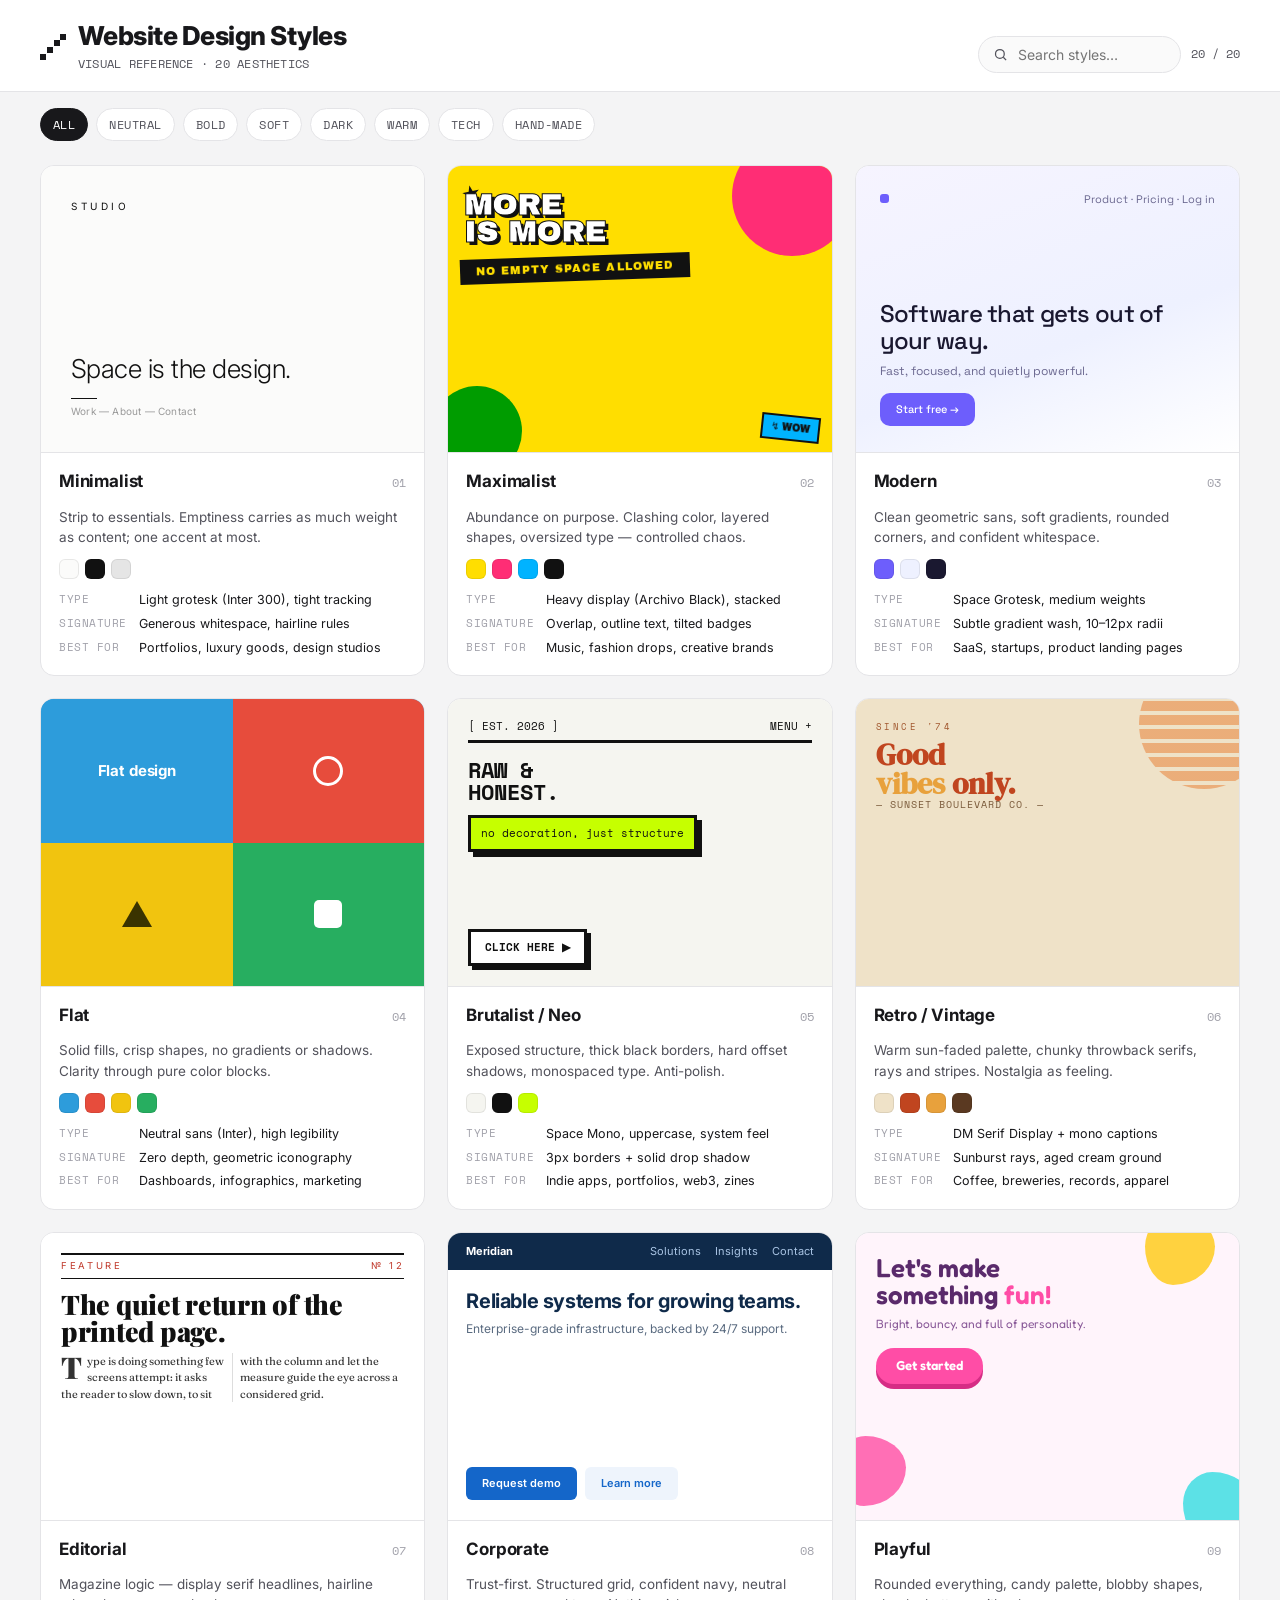
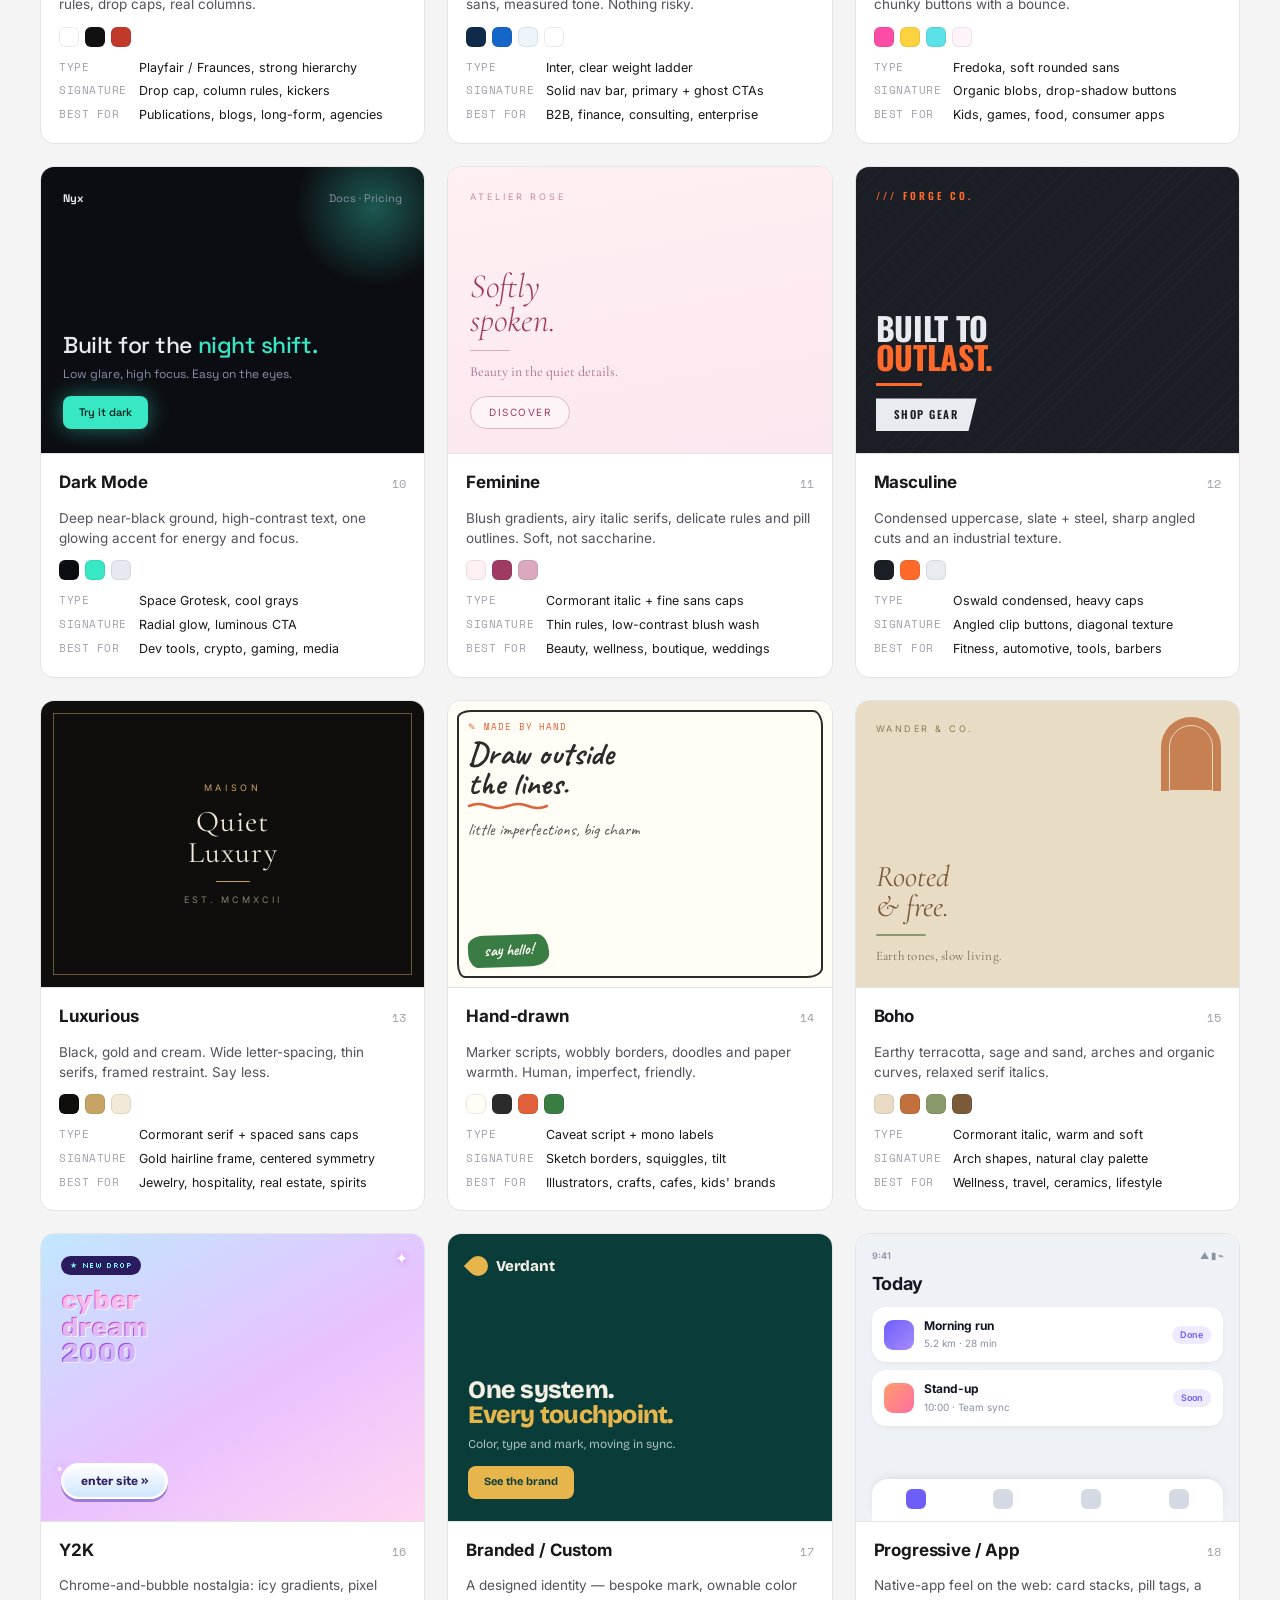
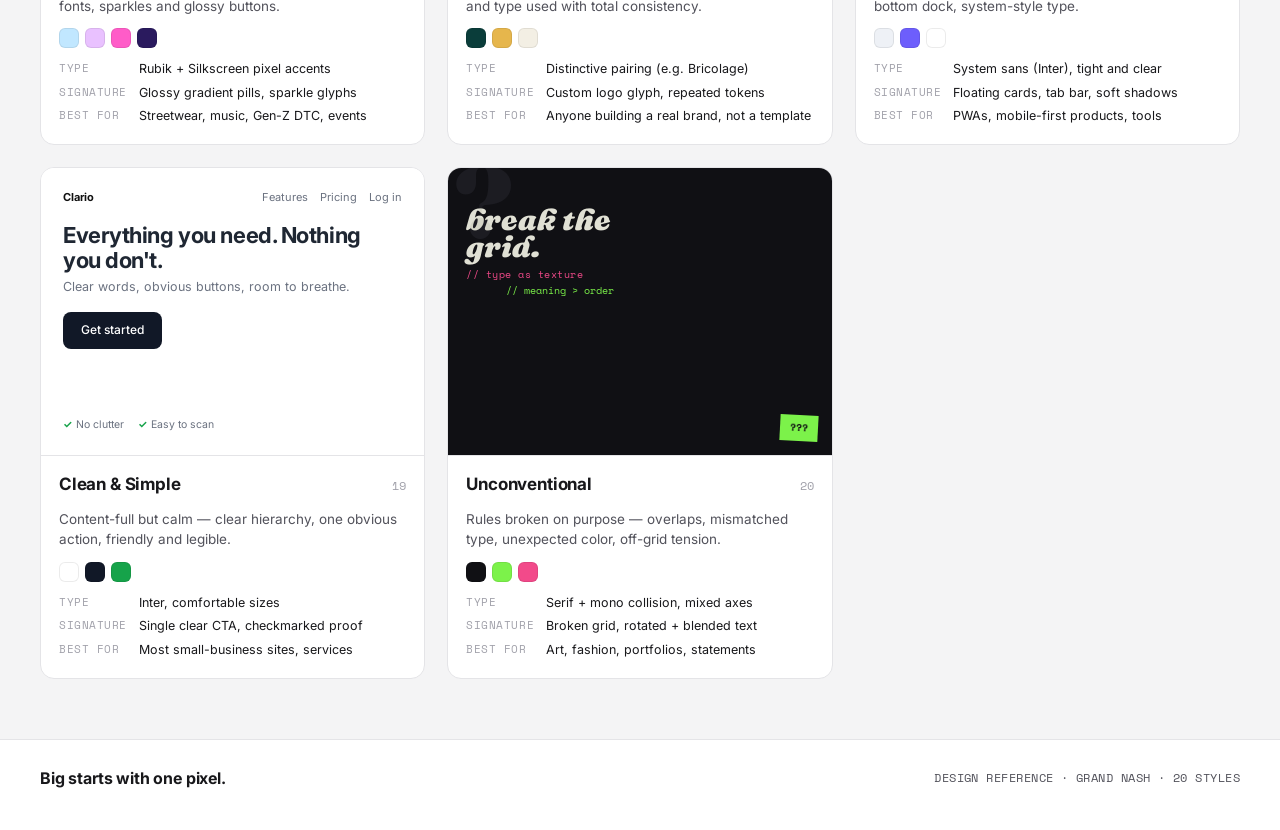
<file: design-styles-gallery.html>
<!DOCTYPE html>
<html lang="en">
<head>
<meta charset="UTF-8">
<meta name="viewport" content="width=device-width, initial-scale=1.0">
<title>Website Design Styles — Reference Gallery</title>
<link rel="preconnect" href="https://fonts.googleapis.com">
<link rel="preconnect" href="https://fonts.gstatic.com" crossorigin>
<link href="https://fonts.googleapis.com/css2?family=Archivo+Black&family=Bricolage+Grotesque:opsz,wght@12..96,400;12..96,700;12..96,800&family=Caveat:wght@400;700&family=Cormorant+Garamond:ital,wght@0,300;0,400;0,600;1,400&family=DM+Serif+Display&family=Fraunces:ital,opsz,wght@0,9..144,400;0,9..144,600;0,9..144,900;1,9..144,400&family=Fredoka:wght@400;500;600;700&family=Inter:wght@300;400;500;600;700;800&family=Marcellus&family=Oswald:wght@300;400;600;700&family=Playfair+Display:ital,wght@0,400;0,700;0,900;1,400&family=Rubik:wght@400;500;600;800&family=Silkscreen:wght@400;700&family=Space+Grotesk:wght@400;500;700&family=Space+Mono:ital,wght@0,400;0,700;1,400&display=swap" rel="stylesheet">
<style>
  /* ============ GALLERY CHROME (kept quiet so the cards can speak) ============ */
  :root{
    --chrome-bg:#f4f4f5;
    --chrome-panel:#ffffff;
    --chrome-ink:#18181b;
    --chrome-ink-soft:#52525b;
    --chrome-line:#e4e4e7;
    --chrome-accent:#18181b;
    --mono:"Space Mono",ui-monospace,monospace;
    --ui:"Inter",system-ui,-apple-system,sans-serif;
  }
  *{box-sizing:border-box;}
  html{-webkit-text-size-adjust:100%;}
  body{
    margin:0;
    background:var(--chrome-bg);
    color:var(--chrome-ink);
    font-family:var(--ui);
    line-height:1.5;
    -webkit-font-smoothing:antialiased;
  }
  a{color:inherit;}

  .wrap{max-width:1240px;margin:0 auto;padding:0 20px;}

  /* ---- Header ---- */
  header.site{
    border-bottom:1px solid var(--chrome-line);
    background:var(--chrome-panel);
    position:sticky;top:0;z-index:50;
  }
  .head-inner{
    display:flex;flex-wrap:wrap;gap:16px 24px;
    align-items:flex-end;justify-content:space-between;
    padding:22px 20px 18px;max-width:1240px;margin:0 auto;
  }
  .brandline{display:flex;align-items:center;gap:12px;}
  /* Pixel Ascent mark */
  .mark{width:26px;height:26px;flex:none;}
  .mark rect{fill:var(--chrome-ink);}
  h1.title{
    font-size:clamp(20px,3.4vw,26px);
    letter-spacing:-.02em;margin:0;font-weight:800;line-height:1.05;
  }
  .subtitle{
    font-family:var(--mono);font-size:11.5px;letter-spacing:.02em;
    color:var(--chrome-ink-soft);margin:6px 0 0;text-transform:uppercase;
  }
  .tools{display:flex;align-items:center;gap:10px;flex-wrap:wrap;}
  .search{
    display:flex;align-items:center;gap:8px;
    border:1px solid var(--chrome-line);border-radius:999px;
    padding:8px 14px;background:#fafafa;
  }
  .search svg{width:15px;height:15px;color:var(--chrome-ink-soft);flex:none;}
  .search input{
    border:0;background:transparent;outline:none;font-family:var(--ui);
    font-size:14px;width:150px;color:var(--chrome-ink);
  }
  .count{
    font-family:var(--mono);font-size:12px;color:var(--chrome-ink-soft);
    white-space:nowrap;
  }

  /* ---- Filter chips ---- */
  .filters{
    display:flex;gap:8px;flex-wrap:wrap;padding:16px 0 4px;
  }
  .chip{
    font-family:var(--mono);font-size:11.5px;text-transform:uppercase;
    letter-spacing:.04em;border:1px solid var(--chrome-line);
    background:var(--chrome-panel);color:var(--chrome-ink-soft);
    padding:7px 12px;border-radius:999px;cursor:pointer;
    transition:all .15s ease;
  }
  .chip:hover{border-color:#a1a1aa;color:var(--chrome-ink);}
  .chip[aria-pressed="true"]{
    background:var(--chrome-ink);color:#fff;border-color:var(--chrome-ink);
  }

  /* ---- Grid ---- */
  .grid{
    display:grid;gap:22px;padding:20px 0 60px;
    grid-template-columns:repeat(auto-fill,minmax(320px,1fr));
  }
  .empty{
    display:none;padding:60px 0;text-align:center;
    font-family:var(--mono);color:var(--chrome-ink-soft);font-size:13px;
  }

  /* ---- Card shell ---- */
  .card{
    background:var(--chrome-panel);
    border:1px solid var(--chrome-line);
    border-radius:14px;overflow:hidden;
    display:flex;flex-direction:column;
    transition:transform .18s ease, box-shadow .18s ease;
  }
  .card:hover{transform:translateY(-3px);box-shadow:0 14px 34px -18px rgba(0,0,0,.35);}

  /* The live preview area — each style overrides everything inside .pv */
  .pv{
    aspect-ratio:4/3;overflow:hidden;position:relative;
    border-bottom:1px solid var(--chrome-line);
    font-size:13px;line-height:1.35;
  }
  .pv *{box-sizing:border-box;}

  /* ---- Spec strip ---- */
  .spec{padding:16px 18px 18px;display:flex;flex-direction:column;gap:12px;}
  .spec-top{display:flex;align-items:baseline;justify-content:space-between;gap:10px;}
  .spec-name{font-size:17px;font-weight:700;letter-spacing:-.01em;margin:0;}
  .spec-idx{font-family:var(--mono);font-size:12px;color:#a1a1aa;}
  .spec-desc{font-size:13.5px;color:var(--chrome-ink-soft);margin:0;}
  .swatches{display:flex;gap:6px;}
  .swatches i{
    width:20px;height:20px;border-radius:6px;display:block;
    box-shadow:inset 0 0 0 1px rgba(0,0,0,.08);
  }
  dl.meta{margin:0;display:grid;grid-template-columns:auto 1fr;gap:5px 12px;}
  dl.meta dt{
    font-family:var(--mono);font-size:10.5px;text-transform:uppercase;
    letter-spacing:.05em;color:#a1a1aa;padding-top:1px;
  }
  dl.meta dd{margin:0;font-size:12.5px;color:var(--chrome-ink);}

  /* ---- Footer ---- */
  footer.site{
    border-top:1px solid var(--chrome-line);background:var(--chrome-panel);
    padding:26px 0 40px;
  }
  .foot-inner{
    display:flex;flex-wrap:wrap;gap:8px 16px;align-items:center;justify-content:space-between;
  }
  .foot-slogan{font-weight:700;letter-spacing:-.01em;}
  .foot-meta{font-family:var(--mono);font-size:11.5px;color:var(--chrome-ink-soft);text-transform:uppercase;letter-spacing:.04em;}

  @media (max-width:520px){
    .grid{grid-template-columns:1fr;}
    .head-inner{align-items:flex-start;}
  }
  @media print{
    header.site{position:static;}
    .tools,.filters{display:none;}
    .card{break-inside:avoid;box-shadow:none;}
    body{background:#fff;}
  }
  @media (prefers-reduced-motion:reduce){
    *{animation:none!important;transition:none!important;}
  }

  /* ==================================================================== */
  /* ===================  PER-STYLE PREVIEW TREATMENTS  ================== */
  /* ==================================================================== */

  /* 1 · MINIMALIST — emptiness is the point */
  .s-minimal{background:#fbfbfa;color:#111;display:flex;flex-direction:column;justify-content:center;padding:34px 30px;}
  .s-minimal .top{font-family:var(--ui);font-size:10px;letter-spacing:.35em;text-transform:uppercase;color:#111;}
  .s-minimal h4{font-family:var(--ui);font-weight:300;font-size:26px;letter-spacing:-.02em;margin:auto 0 0;line-height:1.1;}
  .s-minimal .rule{width:26px;height:1px;background:#111;margin:14px 0 0;}
  .s-minimal .foot{font-family:var(--ui);font-size:10px;color:#999;letter-spacing:.02em;margin-top:6px;}

  /* 2 · MAXIMALIST — everything, everywhere */
  .s-maxi{background:#ffde00;color:#111;position:relative;overflow:hidden;font-family:"Archivo Black",sans-serif;}
  .s-maxi .blob{position:absolute;border-radius:50%;}
  .s-maxi .b1{width:120px;height:120px;background:#ff2d75;top:-30px;right:-20px;}
  .s-maxi .b2{width:90px;height:90px;background:#00b3ff;bottom:-24px;left:-16px;mix-blend-mode:multiply;}
  .s-maxi .star{position:absolute;top:14px;left:14px;font-size:22px;transform:rotate(-12deg);}
  .s-maxi h4{position:relative;font-size:30px;line-height:.9;margin:0;padding:26px 16px 4px;text-transform:uppercase;-webkit-text-stroke:1px #111;color:#fff;text-shadow:3px 3px 0 #111;}
  .s-maxi .band{position:relative;background:#111;color:#ffde00;font-size:11px;letter-spacing:.1em;padding:5px 16px;transform:rotate(-2deg);width:max-content;margin:6px 0 0 12px;text-transform:uppercase;}
  .s-maxi .tag{position:absolute;bottom:12px;right:12px;background:#00b3ff;color:#111;font-size:10px;padding:4px 8px;border:2px solid #111;transform:rotate(6deg);}

  /* 3 · MODERN — clean grotesk, soft gradient, generous air */
  .s-modern{background:linear-gradient(160deg,#f6f4ff,#eef1ff 60%,#ffffff);color:#1a1830;font-family:"Space Grotesk",sans-serif;padding:26px 24px;display:flex;flex-direction:column;}
  .s-modern .nav{display:flex;justify-content:space-between;align-items:center;font-size:11px;color:#6b6890;}
  .s-modern .dot{width:9px;height:9px;border-radius:3px;background:#6d5efc;}
  .s-modern h4{font-size:24px;font-weight:500;letter-spacing:-.03em;margin:auto 0 0;line-height:1.12;}
  .s-modern p{font-size:12px;color:#6b6890;margin:8px 0 0;}
  .s-modern .btn{margin-top:14px;align-self:flex-start;background:#6d5efc;color:#fff;font-size:11px;font-weight:500;padding:9px 16px;border-radius:10px;}

  /* 4 · FLAT — solid fills, zero shadow, primary shapes */
  .s-flat{background:#2d9cdb;color:#fff;font-family:"Inter",sans-serif;display:grid;grid-template-columns:1fr 1fr;grid-template-rows:1fr 1fr;}
  .s-flat>div{display:flex;align-items:center;justify-content:center;padding:12px;text-align:center;}
  .s-flat .c1{background:#2d9cdb;font-size:15px;font-weight:700;letter-spacing:-.01em;}
  .s-flat .c2{background:#e74c3c;}
  .s-flat .c3{background:#f1c40f;color:#3a3300;}
  .s-flat .c4{background:#27ae60;}
  .s-flat .ic{width:30px;height:30px;border-radius:50%;border:3px solid currentColor;}
  .s-flat .sq{width:28px;height:28px;background:currentColor;border-radius:5px;}
  .s-flat .tri{width:0;height:0;border-left:15px solid transparent;border-right:15px solid transparent;border-bottom:26px solid currentColor;}

  /* 5 · BRUTALIST / NEOBRUTALIST — raw, bordered, offset shadow */
  .s-brutal{background:#f5f5f0;color:#111;font-family:"Space Mono",monospace;padding:20px;display:flex;flex-direction:column;gap:12px;}
  .s-brutal .bar{display:flex;justify-content:space-between;font-size:11px;border-bottom:3px solid #111;padding-bottom:6px;}
  .s-brutal h4{font-size:22px;font-weight:700;line-height:1;margin:4px 0 0;text-transform:uppercase;}
  .s-brutal .box{background:#c6ff00;border:3px solid #111;box-shadow:5px 5px 0 #111;padding:8px 10px;font-size:11px;width:max-content;}
  .s-brutal .btn{margin-top:auto;align-self:flex-start;background:#fff;border:3px solid #111;box-shadow:4px 4px 0 #111;padding:8px 14px;font-size:11px;font-weight:700;text-transform:uppercase;}

  /* 6 · RETRO / VINTAGE — warm 70s palette, arched serif */
  .s-retro{background:#efe2c8;color:#5a3921;font-family:"DM Serif Display",serif;padding:22px 20px;position:relative;overflow:hidden;}
  .s-retro .sun{position:absolute;top:-40px;right:-30px;width:130px;height:130px;border-radius:50%;background:repeating-linear-gradient(#e8792b 0 10px,#efe2c8 10px 14px);opacity:.5;}
  .s-retro .badge{font-family:"Space Mono",monospace;font-size:9px;letter-spacing:.28em;text-transform:uppercase;color:#a0562d;}
  .s-retro h4{font-size:30px;line-height:.95;margin:8px 0 0;color:#c0451f;}
  .s-retro h4 span{color:#e8a13c;}
  .s-retro .line{font-family:"Space Mono",monospace;font-size:10px;letter-spacing:.1em;color:#7a5a3a;margin-top:auto;text-transform:uppercase;}

  /* 7 · EDITORIAL — display serif, hairlines, drop cap, columns */
  .s-editorial{background:#fff;color:#111;font-family:"Playfair Display",serif;padding:20px;display:flex;flex-direction:column;}
  .s-editorial .kicker{font-family:"Inter",sans-serif;font-size:9.5px;letter-spacing:.28em;text-transform:uppercase;color:#c0392b;border-top:2px solid #111;border-bottom:1px solid #111;padding:5px 0;display:flex;justify-content:space-between;}
  .s-editorial h4{font-size:27px;font-weight:900;line-height:1;margin:12px 0 8px;letter-spacing:-.01em;}
  .s-editorial .body{font-family:"Fraunces",serif;font-size:11px;line-height:1.5;color:#333;column-count:2;column-gap:14px;column-rule:1px solid #ddd;}
  .s-editorial .body::first-letter{font-size:30px;font-weight:900;float:left;line-height:.8;padding:2px 5px 0 0;font-family:"Playfair Display",serif;}

  /* 8 · CORPORATE / PROFESSIONAL — trust blue, structured, calm */
  .s-corp{background:#fff;color:#0f2a4a;font-family:"Inter",sans-serif;display:flex;flex-direction:column;}
  .s-corp .nav{background:#0f2a4a;color:#fff;font-size:11px;display:flex;align-items:center;gap:14px;padding:11px 18px;}
  .s-corp .nav b{margin-right:auto;font-weight:700;}
  .s-corp .nav span{color:#a9c4e4;}
  .s-corp .body{padding:20px 18px;display:flex;flex-direction:column;flex:1;}
  .s-corp h4{font-size:20px;font-weight:700;letter-spacing:-.02em;margin:0;line-height:1.15;}
  .s-corp p{font-size:12px;color:#5a6b80;margin:8px 0 0;}
  .s-corp .row{margin-top:auto;display:flex;gap:8px;}
  .s-corp .btn{background:#1466c9;color:#fff;font-size:11px;font-weight:600;padding:9px 16px;border-radius:6px;}
  .s-corp .btn.ghost{background:#eef4fc;color:#1466c9;}

  /* 9 · PLAYFUL — candy colors, rounded, bouncy */
  .s-playful{background:#fff4fb;color:#5a2a6b;font-family:"Fredoka",sans-serif;padding:22px 20px;position:relative;overflow:hidden;}
  .s-playful .blob{position:absolute;width:70px;height:70px;border-radius:42% 58% 60% 40%/45% 45% 55% 55%;}
  .s-playful .p1{background:#ffd23f;top:-18px;right:24px;}
  .s-playful .p2{background:#5ce1e6;bottom:-22px;right:-14px;}
  .s-playful .p3{background:#ff6fb5;bottom:14px;left:-20px;}
  .s-playful h4{position:relative;font-size:26px;font-weight:600;line-height:1.02;margin:0;}
  .s-playful h4 em{font-style:normal;color:#ff4da6;}
  .s-playful p{position:relative;font-size:12px;font-weight:400;color:#8a5a99;margin:8px 0 0;}
  .s-playful .btn{position:relative;margin-top:16px;display:inline-block;background:#ff4da6;color:#fff;font-weight:600;font-size:13px;padding:9px 20px;border-radius:999px;box-shadow:0 5px 0 #d62d85;}

  /* 10 · DARK MODE — deep bg, glowing accent */
  .s-dark{background:#0c0d12;color:#e7e9f0;font-family:"Space Grotesk",sans-serif;padding:24px 22px;display:flex;flex-direction:column;position:relative;overflow:hidden;}
  .s-dark .glow{position:absolute;width:160px;height:160px;border-radius:50%;background:radial-gradient(circle,rgba(56,232,197,.35),transparent 70%);top:-40px;right:-30px;}
  .s-dark .nav{position:relative;display:flex;justify-content:space-between;font-size:11px;color:#8a8fa3;}
  .s-dark .nav b{color:#e7e9f0;}
  .s-dark h4{position:relative;font-size:23px;font-weight:500;letter-spacing:-.02em;margin:auto 0 0;line-height:1.12;}
  .s-dark h4 span{color:#38e8c5;}
  .s-dark p{position:relative;font-size:12px;color:#8a8fa3;margin:8px 0 0;}
  .s-dark .btn{position:relative;margin-top:14px;align-self:flex-start;background:#38e8c5;color:#052b23;font-weight:600;font-size:11px;padding:9px 16px;border-radius:8px;box-shadow:0 0 22px rgba(56,232,197,.45);}

  /* 11 · FEMININE — blush, airy serif, delicate */
  .s-fem{background:linear-gradient(170deg,#fff0f3,#fbe7ef);color:#7a2f4e;font-family:"Cormorant Garamond",serif;padding:24px 22px;display:flex;flex-direction:column;}
  .s-fem .top{font-family:"Inter",sans-serif;font-size:9px;letter-spacing:.32em;text-transform:uppercase;color:#c98aa5;}
  .s-fem h4{font-size:34px;font-weight:300;font-style:italic;line-height:1;margin:auto 0 0;color:#a03a63;}
  .s-fem .rule{width:40px;height:1px;background:#dba9bf;margin:12px 0;}
  .s-fem p{font-size:14px;color:#a7688a;margin:0;font-weight:400;}
  .s-fem .btn{margin-top:14px;align-self:flex-start;font-family:"Inter",sans-serif;font-size:10px;letter-spacing:.15em;text-transform:uppercase;color:#a03a63;border:1px solid #e0b6c7;padding:9px 18px;border-radius:999px;background:rgba(255,255,255,.5);}

  /* 12 · MASCULINE — condensed caps, slate + steel, hard edges */
  .s-masc{background:#1b1e24;color:#e8ebef;font-family:"Oswald",sans-serif;padding:22px 20px;display:flex;flex-direction:column;position:relative;overflow:hidden;}
  .s-masc::after{content:"";position:absolute;inset:0;background:repeating-linear-gradient(135deg,transparent 0 9px,rgba(255,255,255,.02) 9px 10px);}
  .s-masc .top{position:relative;font-size:10px;font-weight:600;letter-spacing:.3em;text-transform:uppercase;color:#ff6a2b;}
  .s-masc h4{position:relative;font-size:32px;font-weight:700;line-height:.92;text-transform:uppercase;margin:auto 0 0;letter-spacing:-.01em;}
  .s-masc h4 span{color:#ff6a2b;}
  .s-masc .rule{position:relative;height:3px;width:46px;background:#ff6a2b;margin:12px 0;}
  .s-masc .btn{position:relative;align-self:flex-start;font-size:11px;font-weight:600;letter-spacing:.14em;text-transform:uppercase;color:#1b1e24;background:#e8ebef;padding:9px 18px;clip-path:polygon(0 0,100% 0,92% 100%,0 100%);}

  /* 13 · LUXURIOUS — black / gold / spaced caps / restraint */
  .s-lux{background:#0f0e0c;color:#f2ead8;font-family:"Cormorant Garamond",serif;padding:26px 24px;display:flex;flex-direction:column;text-align:center;align-items:center;justify-content:center;position:relative;}
  .s-lux .frame{position:absolute;inset:12px;border:1px solid rgba(197,164,101,.5);}
  .s-lux .top{font-family:"Inter",sans-serif;font-size:9px;letter-spacing:.4em;text-transform:uppercase;color:#c5a465;}
  .s-lux h4{font-size:30px;font-weight:400;letter-spacing:.04em;margin:12px 0;line-height:1.05;}
  .s-lux .div{width:34px;height:1px;background:#c5a465;}
  .s-lux .sub{font-family:"Inter",sans-serif;font-size:9px;letter-spacing:.32em;text-transform:uppercase;color:#8a8272;margin-top:12px;}

  /* 14 · HAND-DRAWN / ILLUSTRATED — sketchy, paper, marker */
  .s-hand{background:#fffdf5;color:#2b2b2b;font-family:"Caveat",cursive;padding:20px;display:flex;flex-direction:column;position:relative;}
  .s-hand::before{content:"";position:absolute;inset:9px;border:2.5px solid #2b2b2b;border-radius:14px 10px 16px 8px/8px 16px 10px 14px;}
  .s-hand .top{position:relative;font-family:"Space Mono",monospace;font-size:9px;letter-spacing:.1em;text-transform:uppercase;color:#e0603a;}
  .s-hand h4{position:relative;font-size:32px;line-height:.95;margin:6px 0 0;font-weight:700;}
  .s-hand .squig{position:relative;margin:2px 0 8px;}
  .s-hand p{position:relative;font-size:17px;color:#555;margin:0;}
  .s-hand .btn{position:relative;align-self:flex-start;margin-top:auto;font-size:16px;font-weight:700;color:#fffdf5;background:#3a7d44;padding:5px 16px;border-radius:16px 12px 18px 10px/10px 18px 12px 16px;transform:rotate(-2deg);}

  /* 15 · BOHO — earthy rust/sage/sand, organic warmth */
  .s-boho{background:#e9dcc4;color:#5b4a36;font-family:"Cormorant Garamond",serif;padding:22px 20px;display:flex;flex-direction:column;position:relative;overflow:hidden;}
  .s-boho .arch{position:absolute;top:16px;right:18px;width:60px;height:74px;border-radius:30px 30px 0 0;background:#c2703d;opacity:.85;}
  .s-boho .arch::after{content:"";position:absolute;inset:8px 8px 0;border-radius:24px 24px 0 0;border:1px solid #e9dcc4;}
  .s-boho .top{font-family:"Inter",sans-serif;font-size:9px;letter-spacing:.28em;text-transform:uppercase;color:#8a7a52;}
  .s-boho h4{font-size:30px;font-weight:400;font-style:italic;line-height:1;margin:auto 0 0;color:#7a5a38;}
  .s-boho .rule{width:50px;height:2px;background:#8a9a6a;margin:12px 0;border-radius:2px;}
  .s-boho p{font-size:13px;color:#7a6a52;margin:0;letter-spacing:.02em;}

  /* 16 · Y2K — chrome gradient, bubbly, cyber sparkle */
  .s-y2k{background:linear-gradient(150deg,#c1e7ff,#e9c1ff 55%,#ffd6f2);color:#2a1a5e;font-family:"Rubik",sans-serif;padding:22px 20px;display:flex;flex-direction:column;position:relative;overflow:hidden;}
  .s-y2k .spark{position:absolute;font-family:"Silkscreen",monospace;color:#fff;text-shadow:0 0 6px #d36bff;}
  .s-y2k .sp1{top:14px;right:16px;font-size:16px;}
  .s-y2k .sp2{bottom:44px;left:14px;font-size:11px;}
  .s-y2k .pill{font-family:"Silkscreen",monospace;font-size:8px;letter-spacing:.05em;background:#2a1a5e;color:#7ef9ff;padding:4px 9px;border-radius:999px;width:max-content;}
  .s-y2k h4{font-size:27px;font-weight:800;line-height:.98;margin:12px 0 0;background:linear-gradient(#ff5cc8,#7b3ff2);-webkit-background-clip:text;background-clip:text;color:transparent;text-shadow:1px 1px 0 rgba(255,255,255,.6);}
  .s-y2k .btn{margin-top:auto;align-self:flex-start;font-weight:600;font-size:12px;color:#2a1a5e;background:linear-gradient(#ffffff,#cfe6ff);border:2px solid #fff;box-shadow:0 3px 0 #9a7bd8, inset 0 1px 3px #fff;padding:8px 18px;border-radius:999px;}

  /* 17 · BRANDED / CUSTOM — a cohesive fictional identity system */
  .s-brand{background:#0a3d3a;color:#f3efe4;font-family:"Bricolage Grotesque",sans-serif;padding:22px 20px;display:flex;flex-direction:column;position:relative;}
  .s-brand .logo{display:flex;align-items:center;gap:8px;font-weight:800;letter-spacing:-.02em;font-size:15px;}
  .s-brand .logo .glyph{width:20px;height:20px;background:#e6b64c;border-radius:50% 50% 50% 0;transform:rotate(45deg);}
  .s-brand h4{font-size:25px;font-weight:800;letter-spacing:-.03em;line-height:1;margin:auto 0 0;}
  .s-brand h4 span{color:#e6b64c;}
  .s-brand p{font-size:12px;color:#a8c0bd;margin:8px 0 0;}
  .s-brand .btn{margin-top:14px;align-self:flex-start;background:#e6b64c;color:#0a3d3a;font-weight:700;font-size:11px;padding:9px 16px;border-radius:8px;}

  /* 18 · PROGRESSIVE / APP-LIKE — mobile UI, cards, bottom nav */
  .s-app{background:#eef1f6;font-family:"Inter",sans-serif;color:#131722;display:flex;flex-direction:column;padding:16px 16px 0;position:relative;}
  .s-app .status{display:flex;justify-content:space-between;font-size:9px;color:#8a91a3;font-weight:600;}
  .s-app h4{font-size:18px;font-weight:700;letter-spacing:-.02em;margin:10px 0 10px;}
  .s-app .tile{background:#fff;border-radius:14px;padding:11px 12px;display:flex;align-items:center;gap:10px;box-shadow:0 2px 10px -6px rgba(0,0,0,.25);margin-bottom:8px;}
  .s-app .tile .av{width:30px;height:30px;border-radius:9px;background:linear-gradient(135deg,#6d5efc,#a78bfa);flex:none;}
  .s-app .tile .tx{flex:1;}
  .s-app .tile .tx b{font-size:12px;display:block;}
  .s-app .tile .tx small{font-size:10px;color:#8a91a3;}
  .s-app .tile .pill{font-size:9px;font-weight:600;color:#6d5efc;background:#efeaff;padding:3px 8px;border-radius:999px;}
  .s-app .dock{margin-top:auto;background:#fff;border-radius:16px 16px 0 0;display:flex;justify-content:space-around;padding:10px 0 12px;box-shadow:0 -3px 14px -8px rgba(0,0,0,.3);}
  .s-app .dock i{width:20px;height:20px;border-radius:6px;background:#d4d9e4;display:block;}
  .s-app .dock i.on{background:#6d5efc;}

  /* 19 · CLEAN & SIMPLE — clear, friendly, uncluttered (content-full) */
  .s-clean{background:#fff;color:#1f2733;font-family:"Inter",sans-serif;padding:22px 22px;display:flex;flex-direction:column;}
  .s-clean .nav{display:flex;align-items:center;gap:12px;font-size:11px;color:#6b7280;}
  .s-clean .nav b{margin-right:auto;color:#111;font-weight:700;}
  .s-clean h4{font-size:22px;font-weight:700;letter-spacing:-.02em;margin:18px 0 6px;line-height:1.15;}
  .s-clean p{font-size:12.5px;color:#6b7280;margin:0;max-width:90%;}
  .s-clean .btn{margin-top:16px;align-self:flex-start;background:#111827;color:#fff;font-size:12px;font-weight:500;padding:10px 18px;border-radius:8px;}
  .s-clean .ticks{margin-top:auto;display:flex;gap:14px;font-size:10.5px;color:#6b7280;}
  .s-clean .ticks span::before{content:"✓";color:#16a34a;font-weight:700;margin-right:4px;}

  /* 20 · UNCONVENTIONAL / EXPERIMENTAL — broken grid, clashing type */
  .s-exp{background:#101014;color:#f0f0e8;font-family:"Space Mono",monospace;position:relative;overflow:hidden;padding:18px;}
  .s-exp .num{position:absolute;top:-16px;left:6px;font-family:"Fraunces",serif;font-weight:900;font-size:100px;color:#1c1c22;line-height:1;}
  .s-exp .rot{position:absolute;top:20px;right:-10px;writing-mode:vertical-rl;font-size:9px;letter-spacing:.3em;color:#7cf24a;text-transform:uppercase;}
  .s-exp h4{position:relative;font-family:"Fraunces",serif;font-style:italic;font-weight:900;font-size:30px;line-height:.9;margin:20px 0 0;mix-blend-mode:difference;}
  .s-exp .frag{position:relative;font-size:10px;color:#f24a8a;margin-top:8px;letter-spacing:.05em;}
  .s-exp .frag2{position:relative;font-size:10px;color:#7cf24a;margin-top:2px;transform:translateX(40px);}
  .s-exp .btn{position:absolute;bottom:14px;right:14px;font-size:10px;background:#7cf24a;color:#101014;padding:6px 10px;transform:rotate(3deg);font-weight:700;}
</style>
</head>
<body>

<header class="site">
  <div class="head-inner">
    <div class="brandline">
      <svg class="mark" viewBox="0 0 26 26" aria-hidden="true">
        <rect x="0" y="20" width="6" height="6"/>
        <rect x="7" y="13" width="6" height="6"/>
        <rect x="14" y="6" width="6" height="6"/>
        <rect x="20" y="0" width="6" height="6"/>
      </svg>
      <div>
        <h1 class="title">Website Design Styles</h1>
        <p class="subtitle">Visual reference · 20 aesthetics</p>
      </div>
    </div>
    <div class="tools">
      <label class="search">
        <svg viewBox="0 0 24 24" fill="none" stroke="currentColor" stroke-width="2"><circle cx="11" cy="11" r="7"/><line x1="21" y1="21" x2="16.5" y2="16.5"/></svg>
        <input id="q" type="search" placeholder="Search styles…" autocomplete="off">
      </label>
      <span class="count" id="count">20 / 20</span>
    </div>
  </div>
</header>

<main class="wrap">
  <div class="filters" id="filters">
    <button class="chip" data-fam="all" aria-pressed="true">All</button>
    <button class="chip" data-fam="neutral" aria-pressed="false">Neutral</button>
    <button class="chip" data-fam="bold" aria-pressed="false">Bold</button>
    <button class="chip" data-fam="soft" aria-pressed="false">Soft</button>
    <button class="chip" data-fam="dark" aria-pressed="false">Dark</button>
    <button class="chip" data-fam="warm" aria-pressed="false">Warm</button>
    <button class="chip" data-fam="tech" aria-pressed="false">Tech</button>
    <button class="chip" data-fam="hand" aria-pressed="false">Hand-made</button>
  </div>

  <section class="grid" id="grid">

    <!-- 1 MINIMALIST -->
    <article class="card" data-fam="neutral" data-kw="minimalist minimal whitespace restraint less clean simple">
      <div class="pv s-minimal">
        <div class="top">Studio</div>
        <h4>Space is the design.</h4>
        <div class="rule"></div>
        <div class="foot">Work — About — Contact</div>
      </div>
      <div class="spec">
        <div class="spec-top"><h3 class="spec-name">Minimalist</h3><span class="spec-idx">01</span></div>
        <p class="spec-desc">Strip to essentials. Emptiness carries as much weight as content; one accent at most.</p>
        <div class="swatches"><i style="background:#fbfbfa"></i><i style="background:#111"></i><i style="background:#e5e5e5"></i></div>
        <dl class="meta">
          <dt>Type</dt><dd>Light grotesk (Inter 300), tight tracking</dd>
          <dt>Signature</dt><dd>Generous whitespace, hairline rules</dd>
          <dt>Best for</dt><dd>Portfolios, luxury goods, design studios</dd>
        </dl>
      </div>
    </article>

    <!-- 2 MAXIMALIST -->
    <article class="card" data-fam="bold" data-kw="maximalist maximal loud busy layered clash more">
      <div class="pv s-maxi">
        <span class="star">★</span>
        <div class="blob b1"></div><div class="blob b2"></div>
        <h4>MORE<br>IS MORE</h4>
        <div class="band">no empty space allowed</div>
        <span class="tag">↯ WOW</span>
      </div>
      <div class="spec">
        <div class="spec-top"><h3 class="spec-name">Maximalist</h3><span class="spec-idx">02</span></div>
        <p class="spec-desc">Abundance on purpose. Clashing color, layered shapes, oversized type — controlled chaos.</p>
        <div class="swatches"><i style="background:#ffde00"></i><i style="background:#ff2d75"></i><i style="background:#00b3ff"></i><i style="background:#111"></i></div>
        <dl class="meta">
          <dt>Type</dt><dd>Heavy display (Archivo Black), stacked</dd>
          <dt>Signature</dt><dd>Overlap, outline text, tilted badges</dd>
          <dt>Best for</dt><dd>Music, fashion drops, creative brands</dd>
        </dl>
      </div>
    </article>

    <!-- 3 MODERN -->
    <article class="card" data-fam="neutral" data-kw="modern contemporary gradient grotesk saas tech sleek">
      <div class="pv s-modern">
        <div class="nav"><span class="dot"></span><span>Product · Pricing · Log in</span></div>
        <h4>Software that gets out of your way.</h4>
        <p>Fast, focused, and quietly powerful.</p>
        <span class="btn">Start free →</span>
      </div>
      <div class="spec">
        <div class="spec-top"><h3 class="spec-name">Modern</h3><span class="spec-idx">03</span></div>
        <p class="spec-desc">Clean geometric sans, soft gradients, rounded corners, and confident whitespace.</p>
        <div class="swatches"><i style="background:#6d5efc"></i><i style="background:#eef1ff"></i><i style="background:#1a1830"></i></div>
        <dl class="meta">
          <dt>Type</dt><dd>Space Grotesk, medium weights</dd>
          <dt>Signature</dt><dd>Subtle gradient wash, 10–12px radii</dd>
          <dt>Best for</dt><dd>SaaS, startups, product landing pages</dd>
        </dl>
      </div>
    </article>

    <!-- 4 FLAT -->
    <article class="card" data-fam="bold" data-kw="flat solid shapes no shadow primary bright icon">
      <div class="pv s-flat">
        <div class="c1">Flat design</div>
        <div class="c2"><span class="ic"></span></div>
        <div class="c3"><span class="tri"></span></div>
        <div class="c4"><span class="sq"></span></div>
      </div>
      <div class="spec">
        <div class="spec-top"><h3 class="spec-name">Flat</h3><span class="spec-idx">04</span></div>
        <p class="spec-desc">Solid fills, crisp shapes, no gradients or shadows. Clarity through pure color blocks.</p>
        <div class="swatches"><i style="background:#2d9cdb"></i><i style="background:#e74c3c"></i><i style="background:#f1c40f"></i><i style="background:#27ae60"></i></div>
        <dl class="meta">
          <dt>Type</dt><dd>Neutral sans (Inter), high legibility</dd>
          <dt>Signature</dt><dd>Zero depth, geometric iconography</dd>
          <dt>Best for</dt><dd>Dashboards, infographics, marketing</dd>
        </dl>
      </div>
    </article>

    <!-- 5 BRUTALIST -->
    <article class="card" data-fam="bold" data-kw="brutalist neobrutalist raw border offset shadow mono harsh">
      <div class="pv s-brutal">
        <div class="bar"><span>[ EST. 2026 ]</span><span>MENU +</span></div>
        <h4>Raw &amp;<br>honest.</h4>
        <div class="box">no decoration, just structure</div>
        <span class="btn">CLICK HERE ▶</span>
      </div>
      <div class="spec">
        <div class="spec-top"><h3 class="spec-name">Brutalist / Neo</h3><span class="spec-idx">05</span></div>
        <p class="spec-desc">Exposed structure, thick black borders, hard offset shadows, monospaced type. Anti-polish.</p>
        <div class="swatches"><i style="background:#f5f5f0"></i><i style="background:#111"></i><i style="background:#c6ff00"></i></div>
        <dl class="meta">
          <dt>Type</dt><dd>Space Mono, uppercase, system feel</dd>
          <dt>Signature</dt><dd>3px borders + solid drop shadow</dd>
          <dt>Best for</dt><dd>Indie apps, portfolios, web3, zines</dd>
        </dl>
      </div>
    </article>

    <!-- 6 RETRO -->
    <article class="card" data-fam="warm" data-kw="retro vintage 70s nostalgic warm groovy analog">
      <div class="pv s-retro">
        <div class="sun"></div>
        <div class="badge">Since '74</div>
        <h4>Good<br><span>vibes</span> only.</h4>
        <div class="line">— sunset boulevard co. —</div>
      </div>
      <div class="spec">
        <div class="spec-top"><h3 class="spec-name">Retro / Vintage</h3><span class="spec-idx">06</span></div>
        <p class="spec-desc">Warm sun-faded palette, chunky throwback serifs, rays and stripes. Nostalgia as feeling.</p>
        <div class="swatches"><i style="background:#efe2c8"></i><i style="background:#c0451f"></i><i style="background:#e8a13c"></i><i style="background:#5a3921"></i></div>
        <dl class="meta">
          <dt>Type</dt><dd>DM Serif Display + mono captions</dd>
          <dt>Signature</dt><dd>Sunburst rays, aged cream ground</dd>
          <dt>Best for</dt><dd>Coffee, breweries, records, apparel</dd>
        </dl>
      </div>
    </article>

    <!-- 7 EDITORIAL -->
    <article class="card" data-fam="neutral" data-kw="editorial magazine serif column drop cap typography publishing">
      <div class="pv s-editorial">
        <div class="kicker"><span>Feature</span><span>№ 12</span></div>
        <h4>The quiet return of the printed page.</h4>
        <div class="body">Type is doing something few screens attempt: it asks the reader to slow down, to sit with the column and let the measure guide the eye across a considered grid.</div>
      </div>
      <div class="spec">
        <div class="spec-top"><h3 class="spec-name">Editorial</h3><span class="spec-idx">07</span></div>
        <p class="spec-desc">Magazine logic — display serif headlines, hairline rules, drop caps, real columns.</p>
        <div class="swatches"><i style="background:#fff"></i><i style="background:#111"></i><i style="background:#c0392b"></i></div>
        <dl class="meta">
          <dt>Type</dt><dd>Playfair / Fraunces, strong hierarchy</dd>
          <dt>Signature</dt><dd>Drop cap, column rules, kickers</dd>
          <dt>Best for</dt><dd>Publications, blogs, long-form, agencies</dd>
        </dl>
      </div>
    </article>

    <!-- 8 CORPORATE -->
    <article class="card" data-fam="neutral" data-kw="corporate professional business trust blue enterprise b2b">
      <div class="pv s-corp">
        <div class="nav"><b>Meridian</b><span>Solutions</span><span>Insights</span><span>Contact</span></div>
        <div class="body">
          <h4>Reliable systems for growing teams.</h4>
          <p>Enterprise-grade infrastructure, backed by 24/7 support.</p>
          <div class="row"><span class="btn">Request demo</span><span class="btn ghost">Learn more</span></div>
        </div>
      </div>
      <div class="spec">
        <div class="spec-top"><h3 class="spec-name">Corporate</h3><span class="spec-idx">08</span></div>
        <p class="spec-desc">Trust-first. Structured grid, confident navy, neutral sans, measured tone. Nothing risky.</p>
        <div class="swatches"><i style="background:#0f2a4a"></i><i style="background:#1466c9"></i><i style="background:#eef4fc"></i><i style="background:#fff"></i></div>
        <dl class="meta">
          <dt>Type</dt><dd>Inter, clear weight ladder</dd>
          <dt>Signature</dt><dd>Solid nav bar, primary + ghost CTAs</dd>
          <dt>Best for</dt><dd>B2B, finance, consulting, enterprise</dd>
        </dl>
      </div>
    </article>

    <!-- 9 PLAYFUL -->
    <article class="card" data-fam="bold" data-kw="playful fun rounded candy bubbly friendly bright kids">
      <div class="pv s-playful">
        <div class="blob p1"></div><div class="blob p2"></div><div class="blob p3"></div>
        <h4>Let's make<br>something <em>fun!</em></h4>
        <p>Bright, bouncy, and full of personality.</p>
        <span class="btn">Get started</span>
      </div>
      <div class="spec">
        <div class="spec-top"><h3 class="spec-name">Playful</h3><span class="spec-idx">09</span></div>
        <p class="spec-desc">Rounded everything, candy palette, blobby shapes, chunky buttons with a bounce.</p>
        <div class="swatches"><i style="background:#ff4da6"></i><i style="background:#ffd23f"></i><i style="background:#5ce1e6"></i><i style="background:#fff4fb"></i></div>
        <dl class="meta">
          <dt>Type</dt><dd>Fredoka, soft rounded sans</dd>
          <dt>Signature</dt><dd>Organic blobs, drop-shadow buttons</dd>
          <dt>Best for</dt><dd>Kids, games, food, consumer apps</dd>
        </dl>
      </div>
    </article>

    <!-- 10 DARK MODE -->
    <article class="card" data-fam="dark" data-kw="dark mode night neon glow contrast developer moody">
      <div class="pv s-dark">
        <div class="glow"></div>
        <div class="nav"><b>Nyx</b><span>Docs · Pricing</span></div>
        <h4>Built for the <span>night shift.</span></h4>
        <p>Low glare, high focus. Easy on the eyes.</p>
        <span class="btn">Try it dark</span>
      </div>
      <div class="spec">
        <div class="spec-top"><h3 class="spec-name">Dark Mode</h3><span class="spec-idx">10</span></div>
        <p class="spec-desc">Deep near-black ground, high-contrast text, one glowing accent for energy and focus.</p>
        <div class="swatches"><i style="background:#0c0d12"></i><i style="background:#38e8c5"></i><i style="background:#e7e9f0"></i></div>
        <dl class="meta">
          <dt>Type</dt><dd>Space Grotesk, cool grays</dd>
          <dt>Signature</dt><dd>Radial glow, luminous CTA</dd>
          <dt>Best for</dt><dd>Dev tools, crypto, gaming, media</dd>
        </dl>
      </div>
    </article>

    <!-- 11 FEMININE -->
    <article class="card" data-fam="soft" data-kw="feminine soft blush pink delicate elegant beauty romantic">
      <div class="pv s-fem">
        <div class="top">Atelier Rose</div>
        <h4>Softly<br>spoken.</h4>
        <div class="rule"></div>
        <p>Beauty in the quiet details.</p>
        <span class="btn">Discover</span>
      </div>
      <div class="spec">
        <div class="spec-top"><h3 class="spec-name">Feminine</h3><span class="spec-idx">11</span></div>
        <p class="spec-desc">Blush gradients, airy italic serifs, delicate rules and pill outlines. Soft, not saccharine.</p>
        <div class="swatches"><i style="background:#fff0f3"></i><i style="background:#a03a63"></i><i style="background:#dba9bf"></i></div>
        <dl class="meta">
          <dt>Type</dt><dd>Cormorant italic + fine sans caps</dd>
          <dt>Signature</dt><dd>Thin rules, low-contrast blush wash</dd>
          <dt>Best for</dt><dd>Beauty, wellness, boutique, weddings</dd>
        </dl>
      </div>
    </article>

    <!-- 12 MASCULINE -->
    <article class="card" data-fam="dark" data-kw="masculine bold rugged industrial strong condensed slate steel">
      <div class="pv s-masc">
        <div class="top">/// Forge Co.</div>
        <h4>Built to<br><span>outlast.</span></h4>
        <div class="rule"></div>
        <span class="btn">Shop gear</span>
      </div>
      <div class="spec">
        <div class="spec-top"><h3 class="spec-name">Masculine</h3><span class="spec-idx">12</span></div>
        <p class="spec-desc">Condensed uppercase, slate + steel, sharp angled cuts and an industrial texture.</p>
        <div class="swatches"><i style="background:#1b1e24"></i><i style="background:#ff6a2b"></i><i style="background:#e8ebef"></i></div>
        <dl class="meta">
          <dt>Type</dt><dd>Oswald condensed, heavy caps</dd>
          <dt>Signature</dt><dd>Angled clip buttons, diagonal texture</dd>
          <dt>Best for</dt><dd>Fitness, automotive, tools, barbers</dd>
        </dl>
      </div>
    </article>

    <!-- 13 LUXURIOUS -->
    <article class="card" data-fam="dark" data-kw="luxurious luxury premium gold elegant expensive refined black">
      <div class="pv s-lux">
        <div class="frame"></div>
        <div class="top">Maison</div>
        <h4>Quiet<br>Luxury</h4>
        <div class="div"></div>
        <div class="sub">Est. MCMXCII</div>
      </div>
      <div class="spec">
        <div class="spec-top"><h3 class="spec-name">Luxurious</h3><span class="spec-idx">13</span></div>
        <p class="spec-desc">Black, gold and cream. Wide letter-spacing, thin serifs, framed restraint. Say less.</p>
        <div class="swatches"><i style="background:#0f0e0c"></i><i style="background:#c5a465"></i><i style="background:#f2ead8"></i></div>
        <dl class="meta">
          <dt>Type</dt><dd>Cormorant serif + spaced sans caps</dd>
          <dt>Signature</dt><dd>Gold hairline frame, centered symmetry</dd>
          <dt>Best for</dt><dd>Jewelry, hospitality, real estate, spirits</dd>
        </dl>
      </div>
    </article>

    <!-- 14 HAND-DRAWN -->
    <article class="card" data-fam="hand" data-kw="hand drawn illustrated sketchy doodle marker crafted organic">
      <div class="pv s-hand">
        <div class="top">✎ made by hand</div>
        <h4>Draw outside<br>the lines.</h4>
        <svg class="squig" width="80" height="10" viewBox="0 0 80 10"><path d="M1 5 Q10 1 20 5 T40 5 T60 5 T79 5" stroke="#e0603a" stroke-width="2.5" fill="none" stroke-linecap="round"/></svg>
        <p>little imperfections, big charm</p>
        <span class="btn">say hello!</span>
      </div>
      <div class="spec">
        <div class="spec-top"><h3 class="spec-name">Hand-drawn</h3><span class="spec-idx">14</span></div>
        <p class="spec-desc">Marker scripts, wobbly borders, doodles and paper warmth. Human, imperfect, friendly.</p>
        <div class="swatches"><i style="background:#fffdf5"></i><i style="background:#2b2b2b"></i><i style="background:#e0603a"></i><i style="background:#3a7d44"></i></div>
        <dl class="meta">
          <dt>Type</dt><dd>Caveat script + mono labels</dd>
          <dt>Signature</dt><dd>Sketch borders, squiggles, tilt</dd>
          <dt>Best for</dt><dd>Illustrators, crafts, cafes, kids' brands</dd>
        </dl>
      </div>
    </article>

    <!-- 15 BOHO -->
    <article class="card" data-fam="warm" data-kw="boho bohemian earthy terracotta sage natural organic arch">
      <div class="pv s-boho">
        <div class="arch"></div>
        <div class="top">Wander &amp; Co.</div>
        <h4>Rooted<br>&amp; free.</h4>
        <div class="rule"></div>
        <p>Earth tones, slow living.</p>
      </div>
      <div class="spec">
        <div class="spec-top"><h3 class="spec-name">Boho</h3><span class="spec-idx">15</span></div>
        <p class="spec-desc">Earthy terracotta, sage and sand, arches and organic curves, relaxed serif italics.</p>
        <div class="swatches"><i style="background:#e9dcc4"></i><i style="background:#c2703d"></i><i style="background:#8a9a6a"></i><i style="background:#7a5a38"></i></div>
        <dl class="meta">
          <dt>Type</dt><dd>Cormorant italic, warm and soft</dd>
          <dt>Signature</dt><dd>Arch shapes, natural clay palette</dd>
          <dt>Best for</dt><dd>Wellness, travel, ceramics, lifestyle</dd>
        </dl>
      </div>
    </article>

    <!-- 16 Y2K -->
    <article class="card" data-fam="tech" data-kw="y2k 2000s cyber chrome bubbly nostalgic sparkle frutiger">
      <div class="pv s-y2k">
        <span class="spark sp1">✦</span><span class="spark sp2">✶</span>
        <div class="pill">★ NEW DROP</div>
        <h4>cyber<br>dream<br>2000</h4>
        <span class="btn">enter site »</span>
      </div>
      <div class="spec">
        <div class="spec-top"><h3 class="spec-name">Y2K</h3><span class="spec-idx">16</span></div>
        <p class="spec-desc">Chrome-and-bubble nostalgia: icy gradients, pixel fonts, sparkles and glossy buttons.</p>
        <div class="swatches"><i style="background:#c1e7ff"></i><i style="background:#e9c1ff"></i><i style="background:#ff5cc8"></i><i style="background:#2a1a5e"></i></div>
        <dl class="meta">
          <dt>Type</dt><dd>Rubik + Silkscreen pixel accents</dd>
          <dt>Signature</dt><dd>Glossy gradient pills, sparkle glyphs</dd>
          <dt>Best for</dt><dd>Streetwear, music, Gen-Z DTC, events</dd>
        </dl>
      </div>
    </article>

    <!-- 17 BRANDED -->
    <article class="card" data-fam="neutral" data-kw="branded custom identity system logo cohesive tokens signature">
      <div class="pv s-brand">
        <div class="logo"><span class="glyph"></span>Verdant</div>
        <h4>One system.<br><span>Every touchpoint.</span></h4>
        <p>Color, type and mark, moving in sync.</p>
        <span class="btn">See the brand</span>
      </div>
      <div class="spec">
        <div class="spec-top"><h3 class="spec-name">Branded / Custom</h3><span class="spec-idx">17</span></div>
        <p class="spec-desc">A designed identity — bespoke mark, ownable color and type used with total consistency.</p>
        <div class="swatches"><i style="background:#0a3d3a"></i><i style="background:#e6b64c"></i><i style="background:#f3efe4"></i></div>
        <dl class="meta">
          <dt>Type</dt><dd>Distinctive pairing (e.g. Bricolage)</dd>
          <dt>Signature</dt><dd>Custom logo glyph, repeated tokens</dd>
          <dt>Best for</dt><dd>Anyone building a real brand, not a template</dd>
        </dl>
      </div>
    </article>

    <!-- 18 PROGRESSIVE / APP -->
    <article class="card" data-fam="tech" data-kw="progressive app pwa mobile ui card bottom nav ios native">
      <div class="pv s-app">
        <div class="status"><span>9:41</span><span>▲ ▮ ⌁</span></div>
        <h4>Today</h4>
        <div class="tile"><span class="av"></span><div class="tx"><b>Morning run</b><small>5.2 km · 28 min</small></div><span class="pill">Done</span></div>
        <div class="tile"><span class="av" style="background:linear-gradient(135deg,#ff9f6d,#ff6d9f)"></span><div class="tx"><b>Stand-up</b><small>10:00 · Team sync</small></div><span class="pill">Soon</span></div>
        <div class="dock"><i class="on"></i><i></i><i></i><i></i></div>
      </div>
      <div class="spec">
        <div class="spec-top"><h3 class="spec-name">Progressive / App</h3><span class="spec-idx">18</span></div>
        <p class="spec-desc">Native-app feel on the web: card stacks, pill tags, a bottom dock, system-style type.</p>
        <div class="swatches"><i style="background:#eef1f6"></i><i style="background:#6d5efc"></i><i style="background:#fff"></i></div>
        <dl class="meta">
          <dt>Type</dt><dd>System sans (Inter), tight and clear</dd>
          <dt>Signature</dt><dd>Floating cards, tab bar, soft shadows</dd>
          <dt>Best for</dt><dd>PWAs, mobile-first products, tools</dd>
        </dl>
      </div>
    </article>

    <!-- 19 CLEAN & SIMPLE -->
    <article class="card" data-fam="neutral" data-kw="clean simple clear friendly uncluttered legible approachable">
      <div class="pv s-clean">
        <div class="nav"><b>Clario</b><span>Features</span><span>Pricing</span><span>Log in</span></div>
        <h4>Everything you need. Nothing you don't.</h4>
        <p>Clear words, obvious buttons, room to breathe.</p>
        <span class="btn">Get started</span>
        <div class="ticks"><span>No clutter</span><span>Easy to scan</span></div>
      </div>
      <div class="spec">
        <div class="spec-top"><h3 class="spec-name">Clean &amp; Simple</h3><span class="spec-idx">19</span></div>
        <p class="spec-desc">Content-full but calm — clear hierarchy, one obvious action, friendly and legible.</p>
        <div class="swatches"><i style="background:#fff"></i><i style="background:#111827"></i><i style="background:#16a34a"></i></div>
        <dl class="meta">
          <dt>Type</dt><dd>Inter, comfortable sizes</dd>
          <dt>Signature</dt><dd>Single clear CTA, checkmarked proof</dd>
          <dt>Best for</dt><dd>Most small-business sites, services</dd>
        </dl>
      </div>
    </article>

    <!-- 20 UNCONVENTIONAL -->
    <article class="card" data-fam="dark" data-kw="unconventional experimental broken grid avant garde weird clash">
      <div class="pv s-exp">
        <div class="num">?</div>
        <div class="rot">no rules here</div>
        <h4>break the<br>grid.</h4>
        <div class="frag">// type as texture</div>
        <div class="frag2">// meaning &gt; order</div>
        <span class="btn">???</span>
      </div>
      <div class="spec">
        <div class="spec-top"><h3 class="spec-name">Unconventional</h3><span class="spec-idx">20</span></div>
        <p class="spec-desc">Rules broken on purpose — overlaps, mismatched type, unexpected color, off-grid tension.</p>
        <div class="swatches"><i style="background:#101014"></i><i style="background:#7cf24a"></i><i style="background:#f24a8a"></i></div>
        <dl class="meta">
          <dt>Type</dt><dd>Serif + mono collision, mixed axes</dd>
          <dt>Signature</dt><dd>Broken grid, rotated + blended text</dd>
          <dt>Best for</dt><dd>Art, fashion, portfolios, statements</dd>
        </dl>
      </div>
    </article>

  </section>

  <div class="empty" id="empty">No styles match that search. <a href="#" id="reset" style="color:inherit;">Reset →</a></div>
</main>

<footer class="site">
  <div class="wrap foot-inner">
    <span class="foot-slogan">Big starts with one pixel.</span>
    <span class="foot-meta">Design reference · Grand Nash · 20 styles</span>
  </div>
</footer>

<script>
  const grid=document.getElementById('grid');
  const cards=[...grid.querySelectorAll('.card')];
  const q=document.getElementById('q');
  const count=document.getElementById('count');
  const empty=document.getElementById('empty');
  const filters=document.getElementById('filters');
  let fam='all';

  function apply(){
    const term=q.value.trim().toLowerCase();
    let shown=0;
    cards.forEach(c=>{
      const matchFam = fam==='all' || c.dataset.fam===fam;
      const hay=(c.dataset.kw+' '+c.querySelector('.spec-name').textContent).toLowerCase();
      const matchTerm = !term || hay.includes(term);
      const on = matchFam && matchTerm;
      c.style.display = on ? '' : 'none';
      if(on) shown++;
    });
    count.textContent = shown+' / '+cards.length;
    empty.style.display = shown ? 'none' : 'block';
  }

  q.addEventListener('input',apply);
  filters.addEventListener('click',e=>{
    const b=e.target.closest('.chip'); if(!b) return;
    fam=b.dataset.fam;
    filters.querySelectorAll('.chip').forEach(c=>c.setAttribute('aria-pressed', c===b));
    apply();
  });
  document.getElementById('reset').addEventListener('click',e=>{
    e.preventDefault(); q.value=''; fam='all';
    filters.querySelectorAll('.chip').forEach(c=>c.setAttribute('aria-pressed', c.dataset.fam==='all'));
    apply();
  });
</script>
</body>
</html>
</file>
